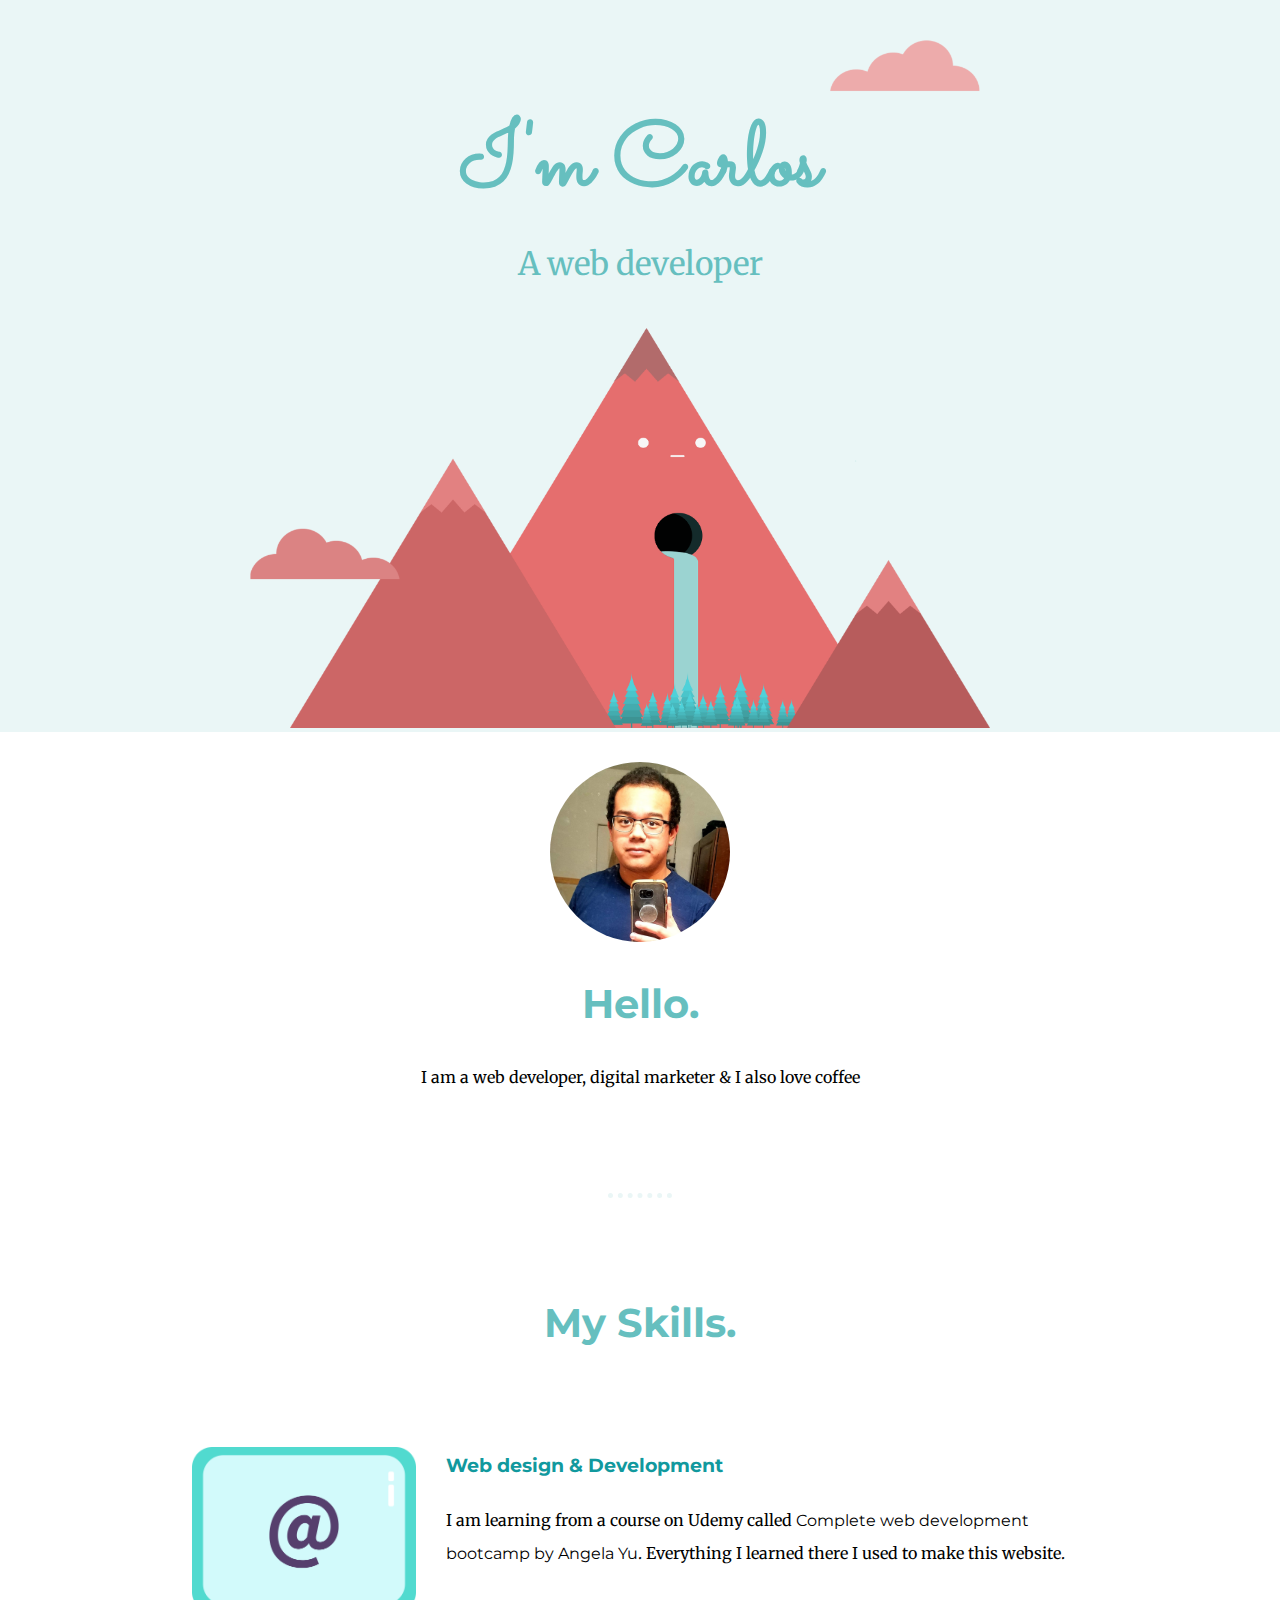
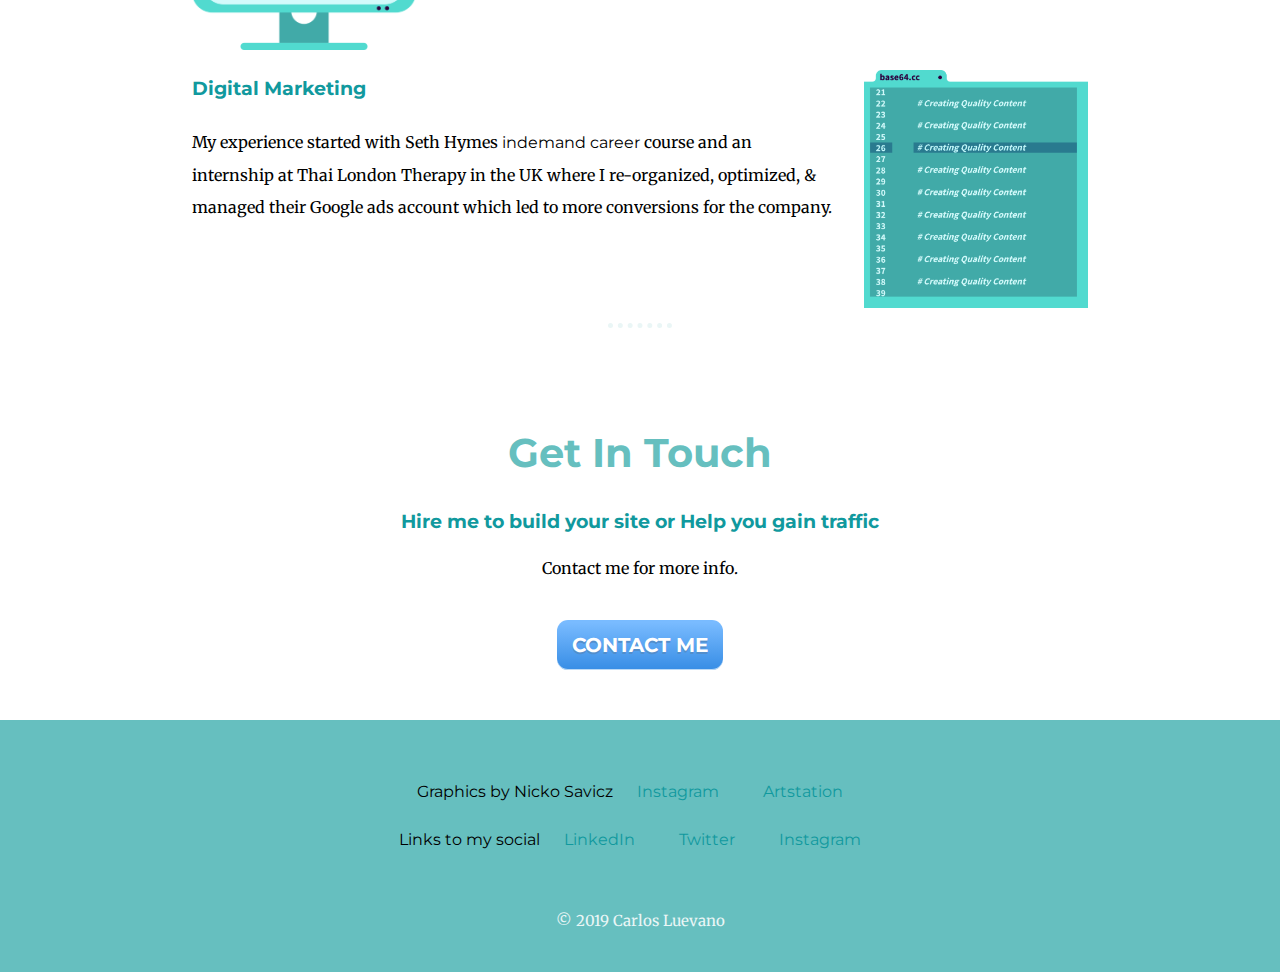
<file: index.html>
<!DOCTYPE html>
<html lang="en" dir="ltr">

<head>
  <meta charset="utf-8">
  <title>Carlos'CV</title>
  <link rel="stylesheet" href="css/styles.css">
  <link rel="icon" href="My Site Images/c.ico">
  <link href="https://fonts.googleapis.com/css?family=Merriweather|Montserrat|Sacramento&display=swap" rel="stylesheet">
</head>

<body>
  <div class="top">
    <img class="cloud1" src="My Site Images/cloud1.png" alt="cloud-img">
    <h1 class="h1">I'm Carlos</h1>
    <p class="p">A web developer</p>
    <img class="cloud2" src="My Site Images/cloud2.png" alt="cloud-img">
    <img class="mountain" src="My Site Images/nicko_mountain.png" alt="mountain-img">
  </div>
  <div class="middle">
    <div class="profile">
      <img class="picture" src="My Site Images/me.jpg" alt="Picture_of_Me">
      <h2>Hello.</h2>
      <p>I am a web developer, digital marketer &amp; I also love coffee </p>
    </div>
    <hr>
    <div class="skills">
      <h2>My Skills.</h2>
      <div class="skill-row">
        <img class="computer" src="My Site Images/nicko_computer.png" alt="computer-image">
        <h3>Web design &amp; Development</h3>
        <p class="skill-paragraph-web">I am learning from a course on Udemy called <a class="classes" href="https://www.udemy.com/course/the-complete-web-development-bootcamp/">Complete web development bootcamp by Angela Yu</a>. Everything I learned there I used to make this website.</p>
      </div>
      <div class="skill-row">
        <img class="editor" src="My Site Images/nicko_texteditor.png" alt="text-editor">
        <h3>Digital Marketing</h3>
        <p class="skill-paragraph-digital">My experience started with Seth Hymes <a class="classes" href="https://indemandcareer.com/">indemand career</a> course and an internship at Thai London Therapy in the UK where I re-organized, optimized, &amp; managed their Google ads account which led to more conversions for the company.</p>
      </div>
    </div>
    <hr>
    <div class="contact-me">
      <h2>Get In Touch</h2>
      <h3>Hire me to build your site or Help you gain traffic</h3>
      <p>Contact me for more info.</p>
      <a class="myButton" href="mailto:dm.carlosluevano@gmail.com" method="post">CONTACT ME</a>
    </div>
  </div>
  <div class="bottom">
    <p class="nicko">
      Graphics by Nicko Savicz
      <a href="https://www.instagram.com/savicz_art/">Instagram</a>
      <a href="https://www.artstation.com/saviczn">Artstation</a>
    </p>
    <p class="carlos">
      Links to my social
      <a class="footer-link" href="https://www.linkedin.com/in/carlos-luevano/">LinkedIn</a>
      <a class="footer-link" href="https://twitter.com/Carlos_is_daman">Twitter</a>
      <a class="footer-link" href="https://www.instagram.com/carlos_is_daman/">Instagram</a>
      <p class="copywrite">© 2019 Carlos Luevano</p>
    </p>
  </div>
</body>

</html>
</file>
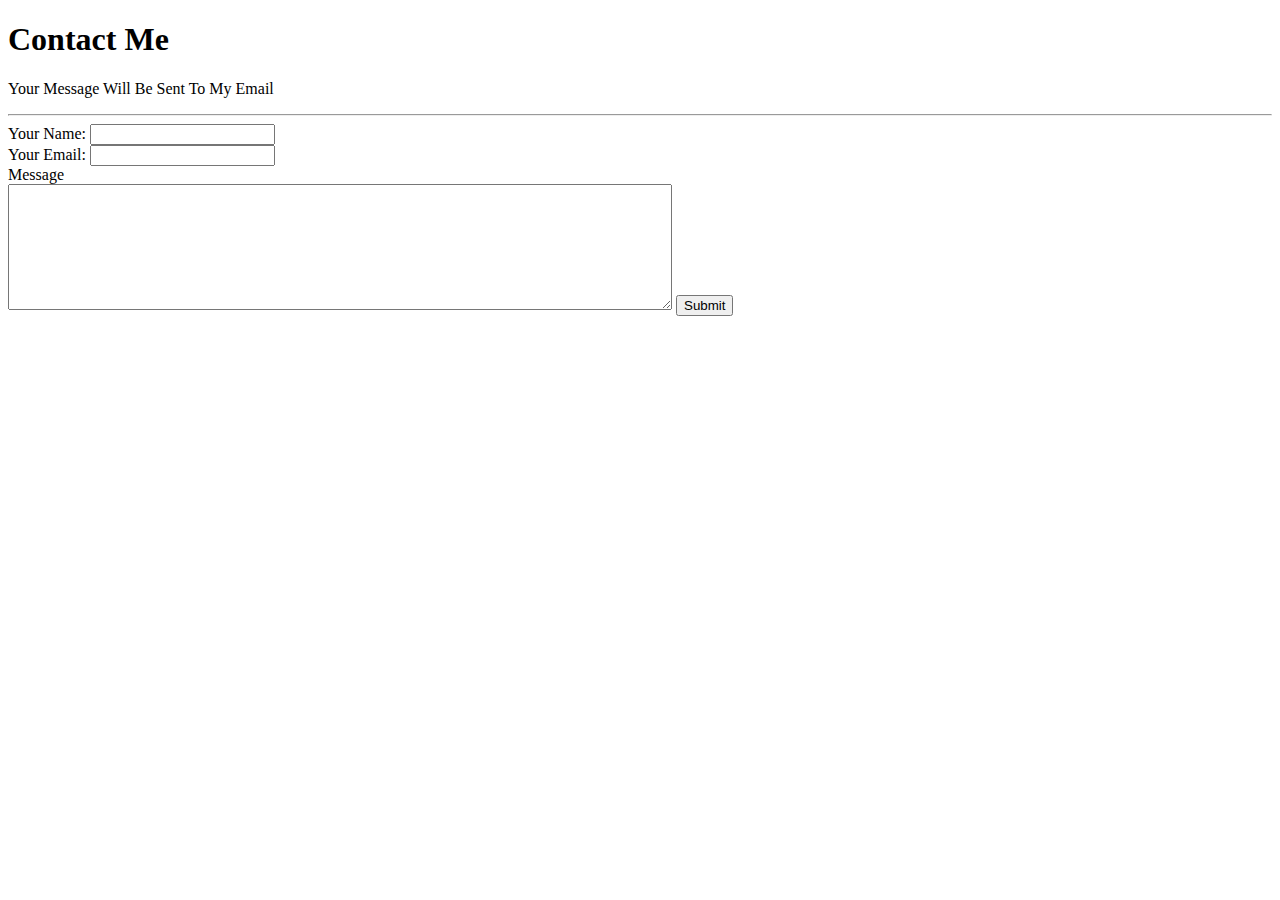
<file: contact-me.html>
<!DOCTYPE html>
<html lang="en" dir="ltr">
  <head>
    <meta charset="utf-8">
    <title>Contact Me</title>
  </head>
  <body>
    <h1>Contact Me</h1>
    <p>Your Message Will Be Sent To My Email</p>
<hr>
    <form action="mailto:dm.carlosluevnao@gmail.com" method="post" enctype="text/plain">
      <label>Your Name:</label>
      <input type="text" name="YourName" value=""> <br>
      <label>Your Email:</label>
      <input type="email" name="YourEmail" value=""> <br>
      <label>Message</label><br>
      <textarea name="YourMessage" rows="8" cols="80"></textarea>
      <input type="submit" name="">
    </form>
  </body>
</html>
</file>
<file: css/styles.css>
/**************** tag selector *************/
body {
  margin: 0;
  text-align: center;
  font-family: 'Merriweather', serif;
}

h1 {
  margin: 0 auto 0 auto;
  font-family: 'Sacramento', cursive;
  color: #66BFBF;
}

h2 {
  font-family: 'Montserrat', sans-serif;
  color: #66BFBF;
  font-size: 40px;
}

h3 {
  font-family: 'Montserrat', sans-serif;
  color: #11999E;
}

hr {
  border-color: #EAF6F6;
  border-style: dotted none none none;
  border-width: 5px;
  width: 5%;
  margin: 100px auto 100px auto;
}

p {
  line-height: 2;
}

a {
  margin: 5px 20px;
  text-decoration: none;
  font-family: 'Montserrat', sans-serif;
  color: #11999E;
  text-decoration: none;
}

a:hover {
  color: #EAF6F6;
}

/**************** class selector ***********/
.top {
  position: relative;
  padding-top: 100px;
  background-color: #EAF6F6;
}



.bottom {
  background-color: #66BFBF;
  padding: 40px 0 20px;
}

.pro {
  text-decoration: underline;
}

.carlos {
  font-family: 'Montserrat', sans-serif;
}

.cloud1 {
  height: 150px;
  width: 150px;
  position: absolute;
  right: 300px;
  top: 1px;
}

.cloud2 {
  height: 150px;
  width: 150px;
  position: absolute;
  left: 250px;
  bottom: 100px;
}

.computer {
  width: 25%;
  float: left;
  margin-right: 30px;
}

.copywrite {
  color: #EAF6F6;
  margin-top: 50px;
  font-size: 15px;
}

.contact-me {
  width: 40%;
  margin: 40px auto 10px;
}

.editor {
  width: 25%;
  float: right;
  margin-left: 30px;
}

.into {
  width: 30%;
}

.h1 {
  font-size: 90px;
}

.mountain {
  height: 400px;
  width: 700px;
}

.nicko {
  font-family: 'Montserrat', sans-serif;
}

.picture {
  width: 180px;
  height: 180px;
  border-radius: 100%;
  margin-top: 30px;
}

.p {
  font-size: 2rem;
  margin-top: 0;
  color: #66BFBF;
  font-weight: normal;
  line-height: 2;
}

.skill-row {
  width: 70%;
  margin: 100px auto 100px auto;
  text-align: left;
  line-height: 2;
}

.footer-link {
  color: #11999E;
  font-family: 'Montserrat', sans-serif;
}

.myButton {
  -moz-box-shadow: inset 0 -1px 0 0 #bbdaf7;
  -webkit-box-shadow: inset 0 -1px 0 0 #bbdaf7;
  box-shadow: inset 0 -1px 0 0 #bbdaf7;
  background: -webkit-gradient(linear, left top, left bottom, color-stop(0.05, #79bbff), color-stop(1, #378de5));
  background: -moz-linear-gradient(top, #79bbff 5%, #378de5 100%);
  background: -webkit-linear-gradient(top, #79bbff 5%, #378de5 100%);
  background: -o-linear-gradient(top, #79bbff 5%, #378de5 100%);
  background: -ms-linear-gradient(top, #79bbff 5%, #378de5 100%);
  background: linear-gradient(to bottom, #79bbff 5%, #378de5 100%);
  filter: progid:DXImageTransform.Microsoft.gradient(startColorstr='#79bbff', endColorstr='#378de5', GradientType=0);
  background-color: #79bbff;
  -moz-border-radius: 11px;
  -webkit-border-radius: 11px;
  border-radius: 11px;
  display: inline-block;
  cursor: pointer;
  color: #ffffff;
  font-family: 'Montserrat', sans-serif;
  font-size: 20px;
  font-weight: bold;
  padding: 13px 15px;
  text-decoration: none;
  text-shadow: 0 2px 0 #528ecc;
  margin: 20px auto 40px auto;
}

.myButton:hover {
  background: -webkit-gradient(linear, left top, left bottom, color-stop(0.05, #378de5), color-stop(1, #79bbff));
  background: -moz-linear-gradient(top, #378de5 5%, #79bbff 100%);
  background: -webkit-linear-gradient(top, #378de5 5%, #79bbff 100%);
  background: -o-linear-gradient(top, #378de5 5%, #79bbff 100%);
  background: -ms-linear-gradient(top, #378de5 5%, #79bbff 100%);
  background: linear-gradient(to bottom, #378de5 5%, #79bbff 100%);
  filter: progid:DXImageTransform.Microsoft.gradient(startColorstr='#378de5', endColorstr='#79bbff', GradientType=0);
  background-color: #378de5;
}

.myButton:active {
  position: relative;
  top: 1px;
}

.classes {
  margin: 0;
  padding: 0;
  color: black;
}

.classes:hover {
  color: #66BFBF;
}

.webdev {
  width: 70%;
  margin: auto;
}

/**************** id selector **************/
</file>
